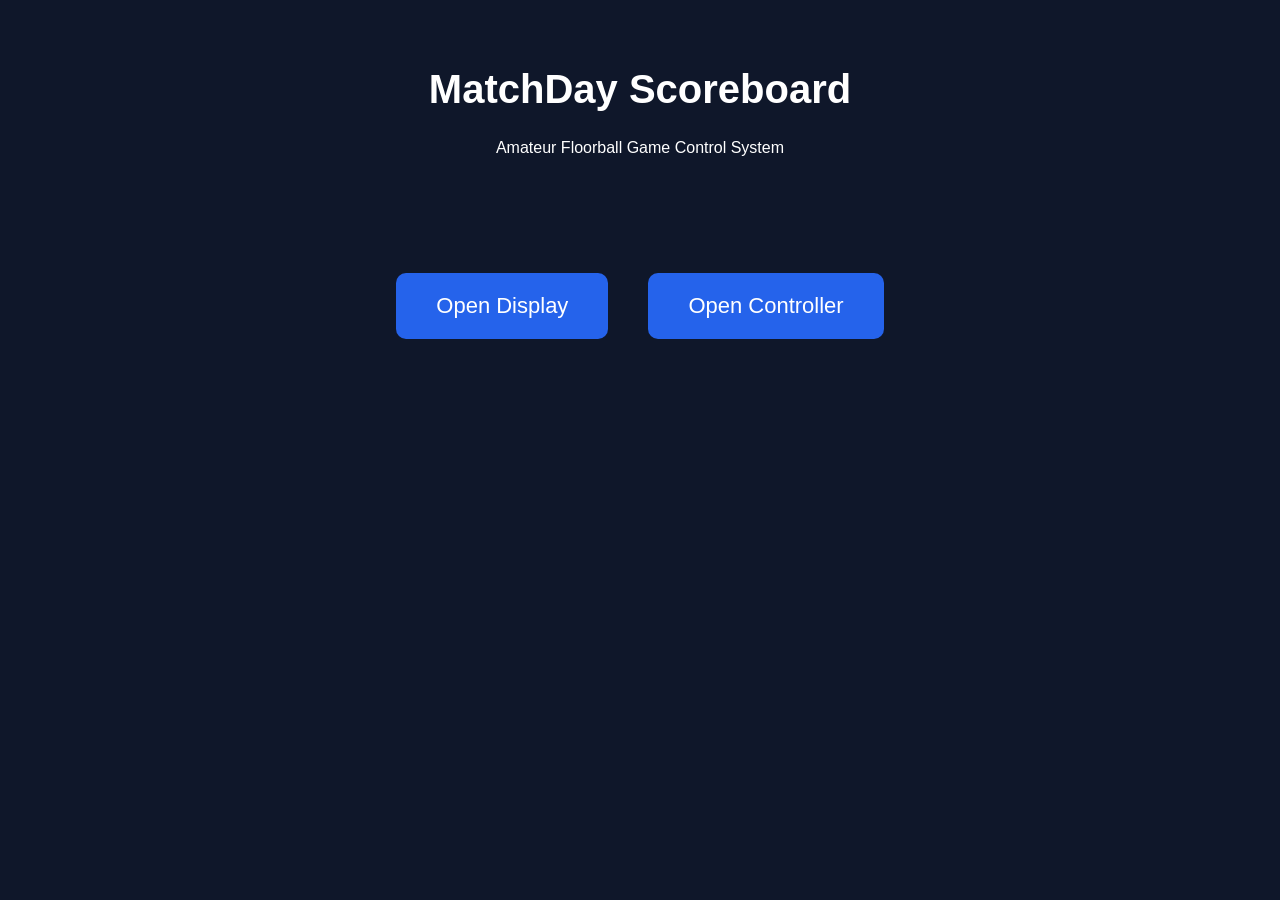
<file: index.html>
<!DOCTYPE html>

<html lang="en">
<head>
<meta charset="UTF-8">
<meta name="viewport" content="width=device-width, initial-scale=1.0">
<title>MatchDay Scoreboard</title>

<style>
body{
    font-family: Arial, sans-serif;
    background:#0f172a;
    color:white;
    text-align:center;
    margin:0;
    padding:0;
}

header{
    padding:40px;
}

h1{
    font-size:40px;
}

.container{
    display:flex;
    justify-content:center;
    gap:40px;
    margin-top:60px;
}

.button{
    background:#2563eb;
    padding:20px 40px;
    border-radius:10px;
    text-decoration:none;
    color:white;
    font-size:22px;
    transition:0.2s;
}

.button:hover{
    background:#1d4ed8;
    transform:scale(1.05);
}
</style>

</head>

<body>

<header>
<h1>MatchDay Scoreboard</h1>
<p>Amateur Floorball Game Control System</p>
</header>

<div class="container">

<a class="button" href="display.html">
Open Display
</a>

<a class="button" href="controller.html">
Open Controller
</a>

</div>

</body>
</html>
</file>
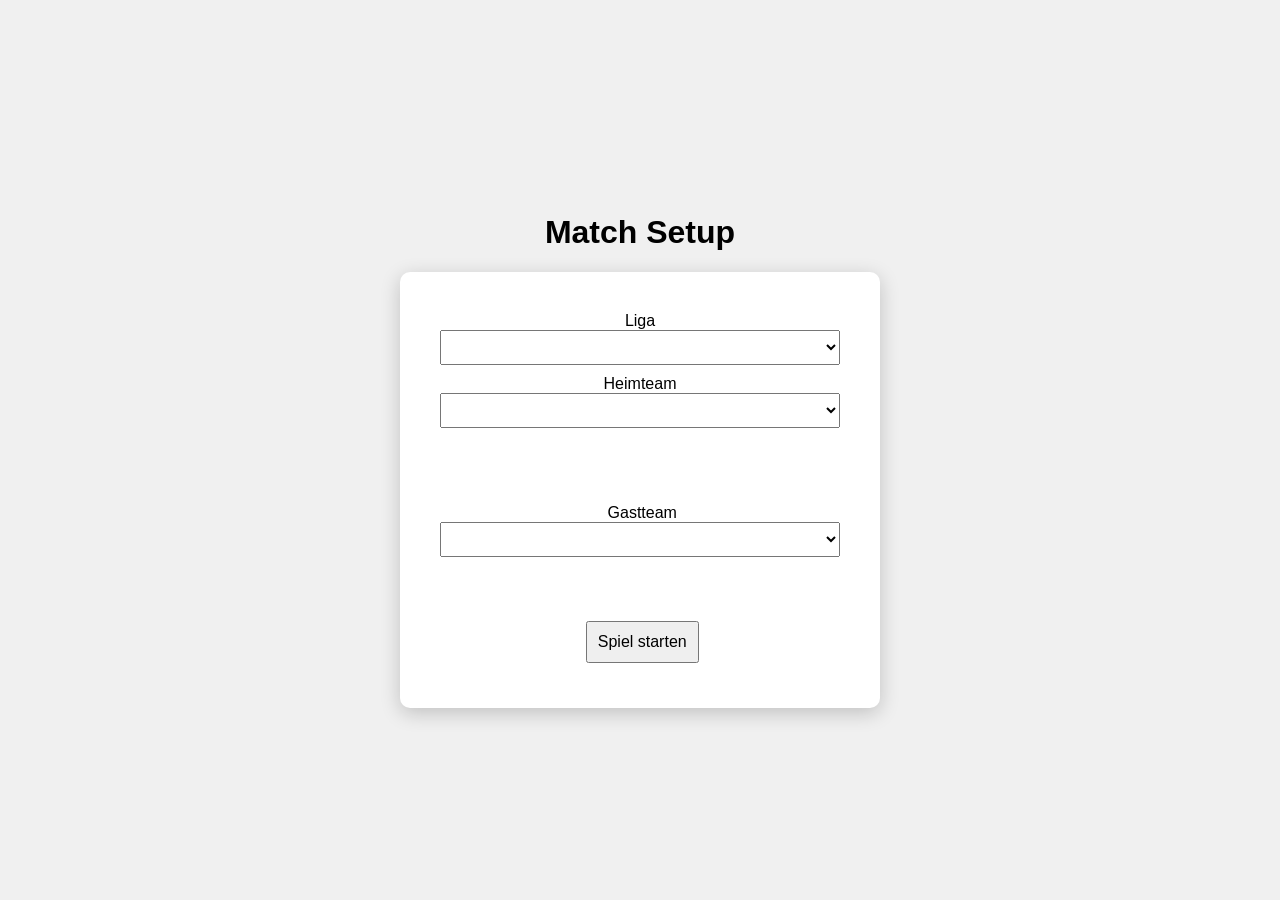
<file: controller.html>
<!DOCTYPE html>

<html>
<head>
<meta charset="UTF-8">
<title>Match Controller</title>
<link rel="stylesheet" href="controller.css">
</head>

<body>

<!-- SETUP SCREEN -->

<div id="setupScreen" class="container">

<h1>Match Setup</h1>

<div class="box">

<label>Liga</label> <select id="leagueSelect"></select>

<label>Heimteam</label> <select id="homeTeamSelect"></select> <img id="homeLogoPreview" class="logoPreview">

<label>Gastteam</label> <select id="awayTeamSelect"></select> <img id="awayLogoPreview" class="logoPreview">

<button onclick="startMatch()">Spiel starten</button>

</div>

</div>

<!-- MATCH CONTROLLER -->

<div id="controllerScreen" class="container" style="display:none">

<h1>Match Controller</h1>

<div class="box">

<div class="clock" id="liveClock">20:00</div>

<div class="score" id="liveScore">0 : 0</div>

<div class="period">
Drittel <span id="periodDisplay">1</span>
</div>

<h3>Tore</h3>

<button onclick="score('home',1)">Tor +1 Heim</button> <button onclick="score('home',-1)">Tor -1 Heim</button>

<button onclick="score('away',1)">Tor +1 Gast</button> <button onclick="score('away',-1)">Tor -1 Gast</button>

<h3>Uhr</h3>

<button onclick="startClock()">Start</button> <button onclick="pauseClock()">Pause</button> <button onclick="resetClock()">Reset</button>

<h3>Drittel</h3>

<button onclick="changePeriod(1)">Drittel +</button> <button onclick="changePeriod(-1)">Drittel -</button>

<h3>Timeout</h3>

<button onclick="timeout('home')">Timeout Heim</button> <button onclick="timeout('away')">Timeout Gast</button> <button onclick="clearTimeout()">Timeout löschen</button>

<h3>Pausen</h3>

<button onclick="startBreak(600)">10min Pause</button> <button onclick="startBreak(120)">2min Pause</button> <button onclick="cancelBreak()">Pause abbrechen</button>

<h3>Strafen</h3>

<button onclick="showPenaltyForm('home')">+ Strafe Heim</button> <button onclick="showPenaltyForm('away')">+ Strafe Gast</button>

</div>

</div>

<!-- STRAFE POPUP -->

<div id="penaltyForm" class="popup" style="display:none">

<div class="box">

<h3>Strafe</h3>

Rückennummer

<input id="penaltyNumber">

Strafart

<select id="penaltyType">
<option value="2">2 Minuten</option>
<option value="4">2+2 Minuten</option>
<option value="10">10 Minuten</option>
<option value="match">Matchstrafe</option>
</select>

<button onclick="addPenalty()">Strafe starten</button>

<button onclick="closePenalty()">Abbrechen</button>

</div>

</div>

<script src="controller.js"></script>

</body>
</html>
</file>
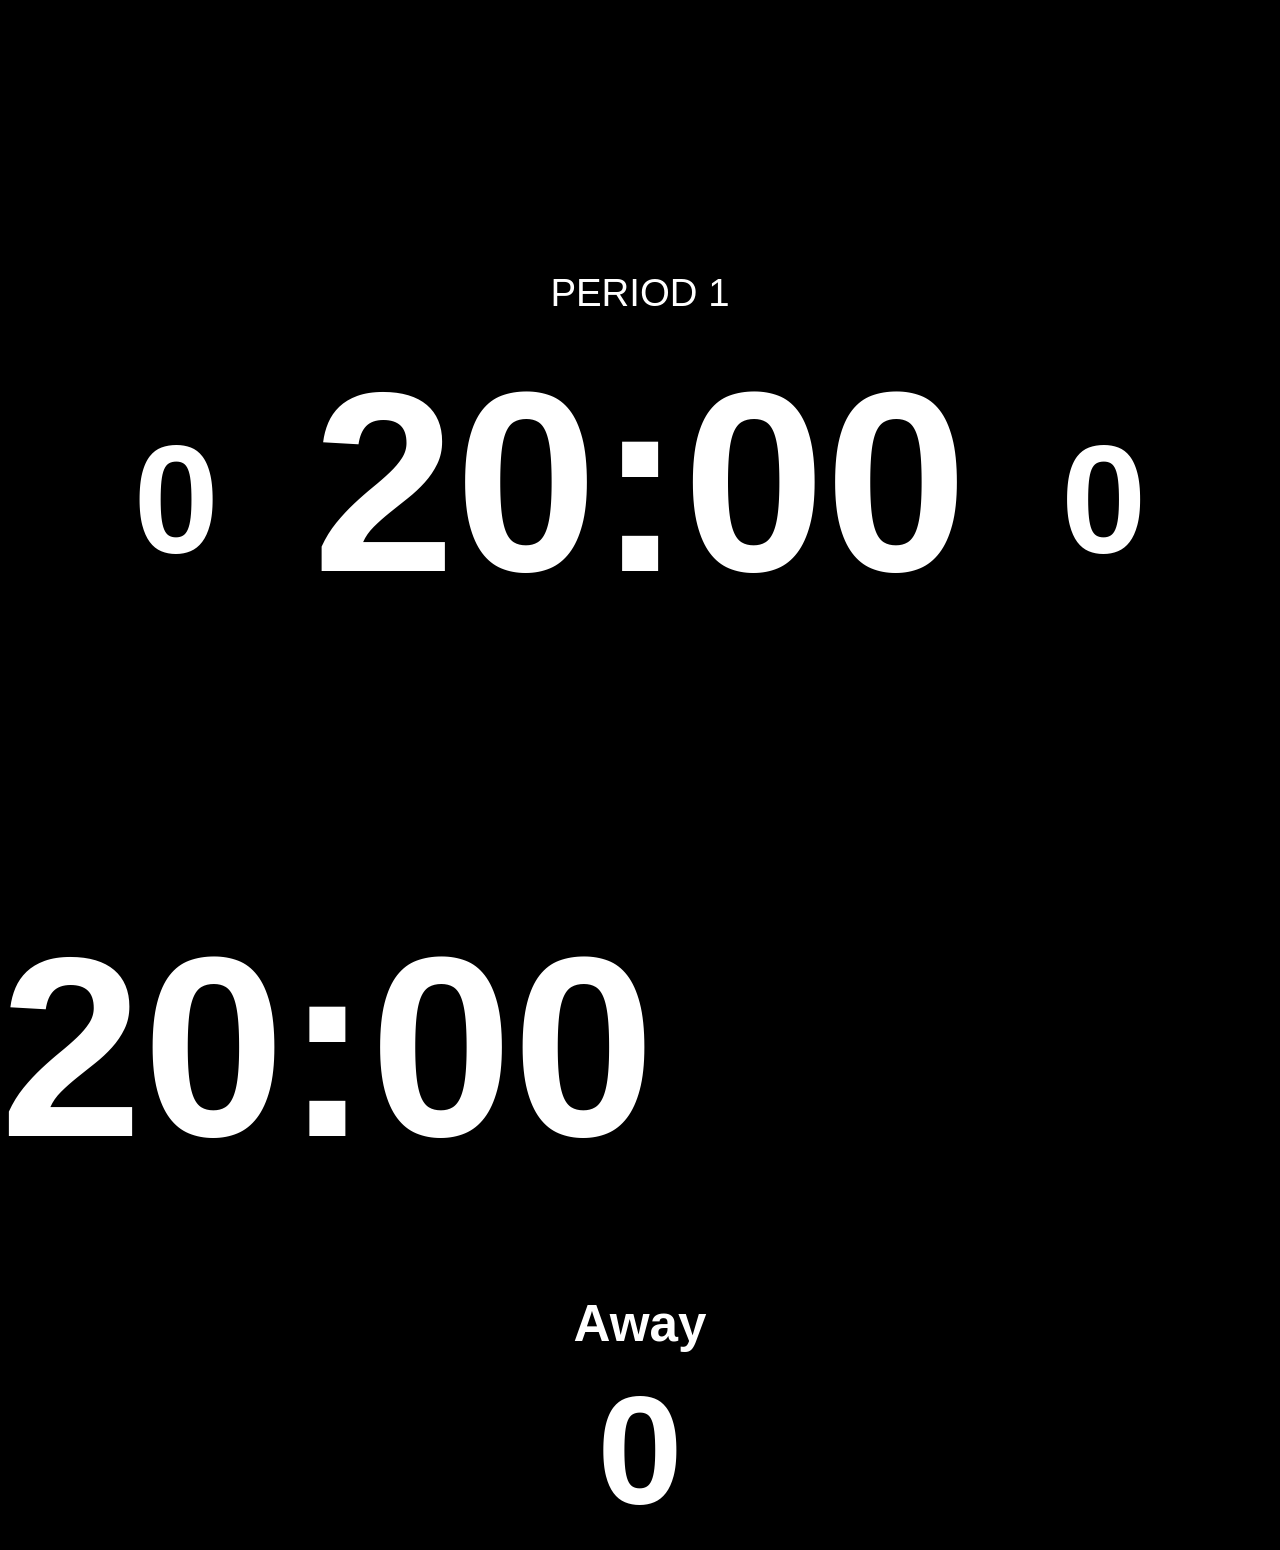
<file: display.html>
<!DOCTYPE html>

<html>
<head>
<meta charset="UTF-8">
<title>Match Display</title>
<link rel="stylesheet" href="display.css">
</head>

<body>

<div class="scoreboard">

<div class="header">

<!-- HEIMTEAM -->

<div class="team">

<img id="homeLogo" class="teamLogo">

<div id="homeName" class="teamName"></div>

<div id="homeScore" class="score">0</div>

<div id="homePenalties"></div>

</div>

<!-- CENTER -->

<div class="center">

<div id="period" class="period">PERIOD 1</div>

<div id="timeoutDisplay" class="timeout"></div>

<div id="breakDisplay" class="timeout"></div>

<div id="clock" class="clock">20:00</div>

</div>

<!-- GASTTEAM -->

<div class="team">

<img id="awayLogo" class="teamLogo">

<div id="awayName" class="teamName"></div>

<div id="awayScore" class="score">0</div>

<div id="awayPenalties"></div>

</div>

</div>

</div>

<script src="display.js"></script>

</body>
</html>

<div class="clock" id="clock">20:00</div>

</div>

<div class="team away">

<img id="awayLogo" class="teamLogo">

<div class="teamName" id="awayName">Away</div>

<div class="score" id="awayScore">0</div>

<div class="powerplayBar" id="awayPowerplay"></div>

<div class="penalties" id="awayPenalties"></div>

</div>

</div>

</div>

<script src="display.js"></script>

</body>
</html>
</file>
<file: controller.css>
body{
font-family:Arial;
background:#f0f0f0;
margin:0;
display:flex;
justify-content:center;
align-items:center;
height:100vh;
}

.container{
text-align:center;
}

.box{
background:white;
padding:40px;
border-radius:10px;
box-shadow:0 5px 20px rgba(0,0,0,0.2);
width:400px;
}

button{
margin:5px;
padding:10px;
font-size:16px;
}

select,input{
width:100%;
padding:8px;
margin-bottom:10px;
}

.logoPreview{
height:60px;
margin-bottom:10px;
}

.clock{
font-size:70px;
}

.score{
font-size:50px;
}

.period{
font-size:30px;
margin-bottom:10px;
}

.popup{
position:fixed;
top:0;
left:0;
width:100%;
height:100%;
background:rgba(0,0,0,0.5);
display:flex;
justify-content:center;
align-items:center;
}
}

button{
margin-top:10px;
padding:10px;
width:100%;
font-size:16px;
}

.logoPreview{
height:60px;
margin-top:10px;
object-fit:contain;
}

.clock{
font-size:70px;
margin-bottom:10px;
}

.score{
font-size:50px;
margin-bottom:20px;
}
</file>
<file: display.css>
body{
margin:0;
background:black;
color:white;
font-family:Arial;
}

.scoreboard{
width:100%;
height:100vh;
display:flex;
justify-content:center;
align-items:center;
}

.header{
width:100%;
display:grid;
grid-template-columns:1fr 2fr 1fr;
align-items:center;
padding:0 40px;
}

.team{
display:flex;
flex-direction:column;
align-items:center;
gap:10px;
}

.teamLogo{
height:clamp(80px,10vh,160px);
object-fit:contain;
}

.teamName{
font-size:clamp(40px,4vw,90px);
font-weight:bold;
white-space:nowrap;
}

.score{
font-size:clamp(120px,12vw,240px);
font-weight:bold;
}

.center{
text-align:center;
}

.clock{
font-size:clamp(160px,20vw,420px);
font-weight:bold;
}

.period{
font-size:clamp(30px,3vw,70px);
margin-bottom:20px;
}

.timeout{
font-size:clamp(40px,4vw,120px);
color:red;
margin-bottom:20px;
}

.penaltyRow{
display:flex;
gap:20px;
justify-content:center;
margin-top:10px;
}

.penalty{
font-size:clamp(30px,3vw,70px);
}
.score{
font-size:clamp(120px,12vw,240px);
font-weight:bold;
}

.teamLogo{
height:clamp(80px,10vh,160px);
object-fit:contain;
}

.penalty{
font-size:clamp(40px,4vw,80px);
}

.powerplayBar{
height:20px;
width:200px;
background:yellow;
display:none;
}

.center{
text-align:center;
}

.clock{
font-size:clamp(150px,20vw,420px);
font-weight:bold;
}

.period{
font-size:clamp(30px,3vw,70px);
}

.timeout{
font-size:clamp(40px,4vw,120px);
color:red;
}
</file>
